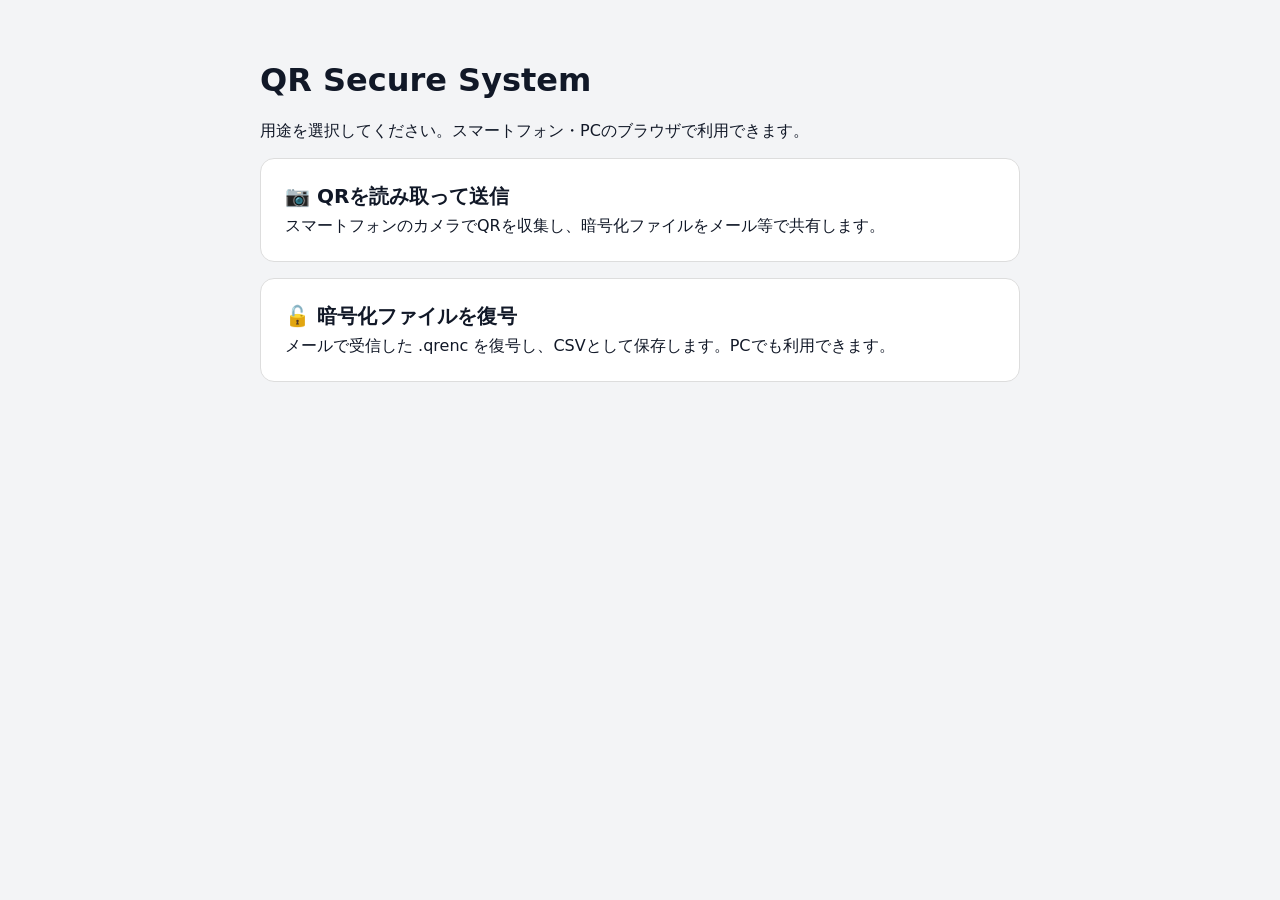
<file: index.html>
<!doctype html><html lang="ja"><head><meta charset="utf-8"><meta name="viewport" content="width=device-width,initial-scale=1"><meta name="theme-color" content="#111827"><link rel="manifest" href="manifest.webmanifest"><link rel="icon" href="icon-192.png"><title>QR Secure System</title><style>body{font-family:system-ui,sans-serif;background:#f3f4f6;margin:0;color:#111827}.wrap{max-width:760px;margin:auto;padding:40px 20px}a{display:block;background:white;padding:24px;margin:16px 0;border:1px solid #ddd;border-radius:14px;color:inherit;text-decoration:none}a strong{display:block;font-size:1.25rem;margin-bottom:6px}</style></head><body><main class="wrap"><h1>QR Secure System</h1><p>用途を選択してください。スマートフォン・PCのブラウザで利用できます。</p><a href="./sender/"><strong>📷 QRを読み取って送信</strong>スマートフォンのカメラでQRを収集し、暗号化ファイルをメール等で共有します。</a><a href="./receiver/"><strong>🔓 暗号化ファイルを復号</strong>メールで受信した .qrenc を復号し、CSVとして保存します。PCでも利用できます。</a></main><script>if('serviceWorker'in navigator)navigator.serviceWorker.register('./sw.js');</script></body></html>
</file>
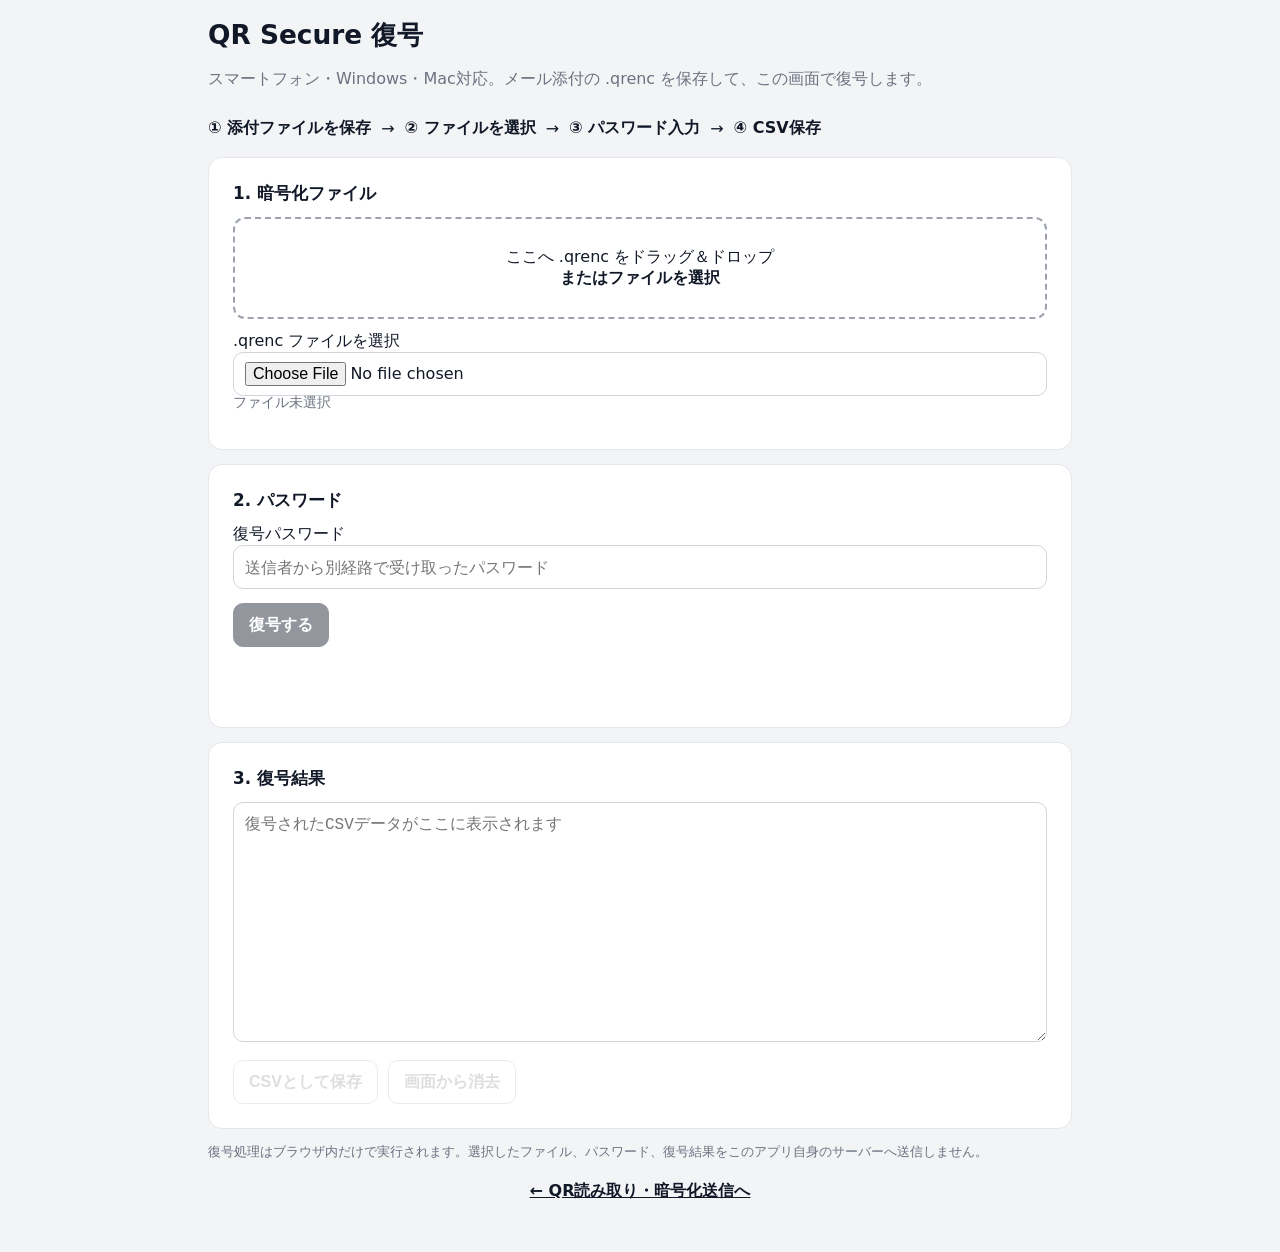
<file: receiver/index.html>
<!doctype html><html lang="ja"><head><meta charset="utf-8"><meta name="viewport" content="width=device-width,initial-scale=1,viewport-fit=cover"><meta name="theme-color" content="#111827"><title>QR暗号化データ 復号</title><link rel="stylesheet" href="style.css"><script src="app.js" defer></script><link rel="manifest" href="../manifest.webmanifest"><link rel="icon" href="../icon-192.png"><meta name="apple-mobile-web-app-capable" content="yes"></head>
<body><main class="app"><header><h1>QR Secure 復号</h1><p>スマートフォン・Windows・Mac対応。メール添付の .qrenc を保存して、この画面で復号します。</p>
<div class="steps"><strong>① 添付ファイルを保存</strong><span>→</span><strong>② ファイルを選択</strong><span>→</span><strong>③ パスワード入力</strong><span>→</span><strong>④ CSV保存</strong></div></header>
<section class="panel"><h2>1. 暗号化ファイル</h2><div id="dropZone" class="drop-zone">ここへ .qrenc をドラッグ＆ドロップ<br><strong>またはファイルを選択</strong></div><label class="file-label">.qrenc ファイルを選択<input id="file" type="file" accept=".qrenc,application/octet-stream"></label><p id="fileInfo" class="hint">ファイル未選択</p></section>
<section class="panel"><h2>2. パスワード</h2><label>復号パスワード<input id="password" type="password" autocomplete="current-password" placeholder="送信者から別経路で受け取ったパスワード"></label><div class="actions"><button id="decrypt" class="primary" disabled>復号する</button></div><p id="notice" class="notice" role="status" aria-live="polite"></p></section>
<section class="panel"><h2>3. 復号結果</h2><textarea id="result" rows="12" readonly placeholder="復号されたCSVデータがここに表示されます"></textarea><div class="actions"><button id="save" disabled>CSVとして保存</button><button id="clear" disabled>画面から消去</button></div></section>
<p class="footnote">復号処理はブラウザ内だけで実行されます。選択したファイル、パスワード、復号結果をこのアプリ自身のサーバーへ送信しません。</p><nav class="receiver-link"><a href="../sender/">← QR読み取り・暗号化送信へ</a></nav></main></body></html>
</file>
<file: receiver/style.css>
*{box-sizing:border-box}body{margin:0;font-family:system-ui,-apple-system,"Segoe UI",sans-serif;background:#f3f4f6;color:#111827}.app{max-width:820px;margin:auto;padding:18px}header h1{margin:0 0 5px;font-size:1.65rem}header p,.footnote{color:#6b7280}.status-grid{display:grid;grid-template-columns:repeat(3,1fr);gap:10px;margin:18px 0}.status-grid div,.panel{background:white;border:1px solid #e5e7eb;border-radius:14px;padding:14px}.status-grid span{display:block;color:#6b7280;font-size:.8rem;margin-bottom:5px}.notice{min-height:1.5em;color:#b45309}.reader{width:100%;overflow:hidden;border-radius:10px;background:#111827;min-height:80px}.actions{display:flex;gap:10px;flex-wrap:wrap;margin-top:14px}button{min-height:44px;border:1px solid #d1d5db;border-radius:10px;padding:9px 15px;background:white;font-size:16px;font-weight:600;cursor:pointer}.primary{background:#111827;color:white;border-color:#111827}.danger{color:#b91c1c}button:disabled{opacity:.45;cursor:not-allowed}textarea{width:100%;font:inherit;border:1px solid #d1d5db;border-radius:10px;padding:11px;resize:vertical}.panel{margin-top:14px}.panel h2{font-size:1.05rem;margin:0 0 12px}.section-head{display:flex;justify-content:space-between;align-items:center;gap:10px}.table-wrap{overflow-x:auto}table{width:100%;border-collapse:collapse;font-size:.9rem}th,td{text-align:left;padding:10px 8px;border-bottom:1px solid #e5e7eb;vertical-align:top}td.data{word-break:break-all;white-space:pre-wrap;min-width:220px}.empty td{text-align:center;color:#6b7280}.delete-row{min-height:36px;padding:5px 9px}.export button{flex:1}.footnote{font-size:.8rem;line-height:1.5}@media(max-width:560px){.app{padding:12px}.status-grid{grid-template-columns:1fr}.status-grid div{padding:10px}.panel{padding:12px}th:nth-child(2),td:nth-child(2){min-width:145px}}

.hint{margin:-4px 0 12px;color:#6b7280;font-size:.88rem;line-height:1.5}
.form-grid{display:grid;grid-template-columns:1fr 1fr;gap:12px}
.form-grid label{display:flex;flex-direction:column;gap:6px;font-size:.88rem;font-weight:600}
.form-grid .wide{grid-column:1/-1}
input{width:100%;min-height:44px;border:1px solid #d1d5db;border-radius:10px;padding:9px 11px;font:inherit;background:#fff;color:#111827}
input:focus,textarea:focus,button:focus-visible{outline:3px solid rgba(17,24,39,.18);outline-offset:2px}
.send-grid{display:grid;grid-template-columns:repeat(3,1fr);gap:10px}
@media(max-width:560px){.form-grid,.send-grid{grid-template-columns:1fr}.form-grid .wide{grid-column:auto}}

.checkline{display:flex;align-items:flex-start;gap:10px;line-height:1.5;font-weight:600}
.checkline input{width:20px;min-height:20px;height:20px;flex:0 0 20px;margin-top:2px}

.secure-panel{border:2px solid #d1d5db}.receiver-link{text-align:center;margin:20px 0}.receiver-link a{font-weight:700;color:inherit}

.steps{display:flex;gap:10px;align-items:center;flex-wrap:wrap;padding:12px 0 4px}
.drop-zone{border:2px dashed #9ca3af;border-radius:12px;padding:28px;text-align:center;margin-bottom:12px;cursor:pointer}
.drop-zone.over{border-style:solid}.app{max-width:900px}.panel{overflow-wrap:anywhere}
code{font-size:.9em}
@media(min-width:800px){textarea{font-family:ui-monospace,SFMono-Regular,Consolas,monospace}.panel{padding:24px}}
</file>
